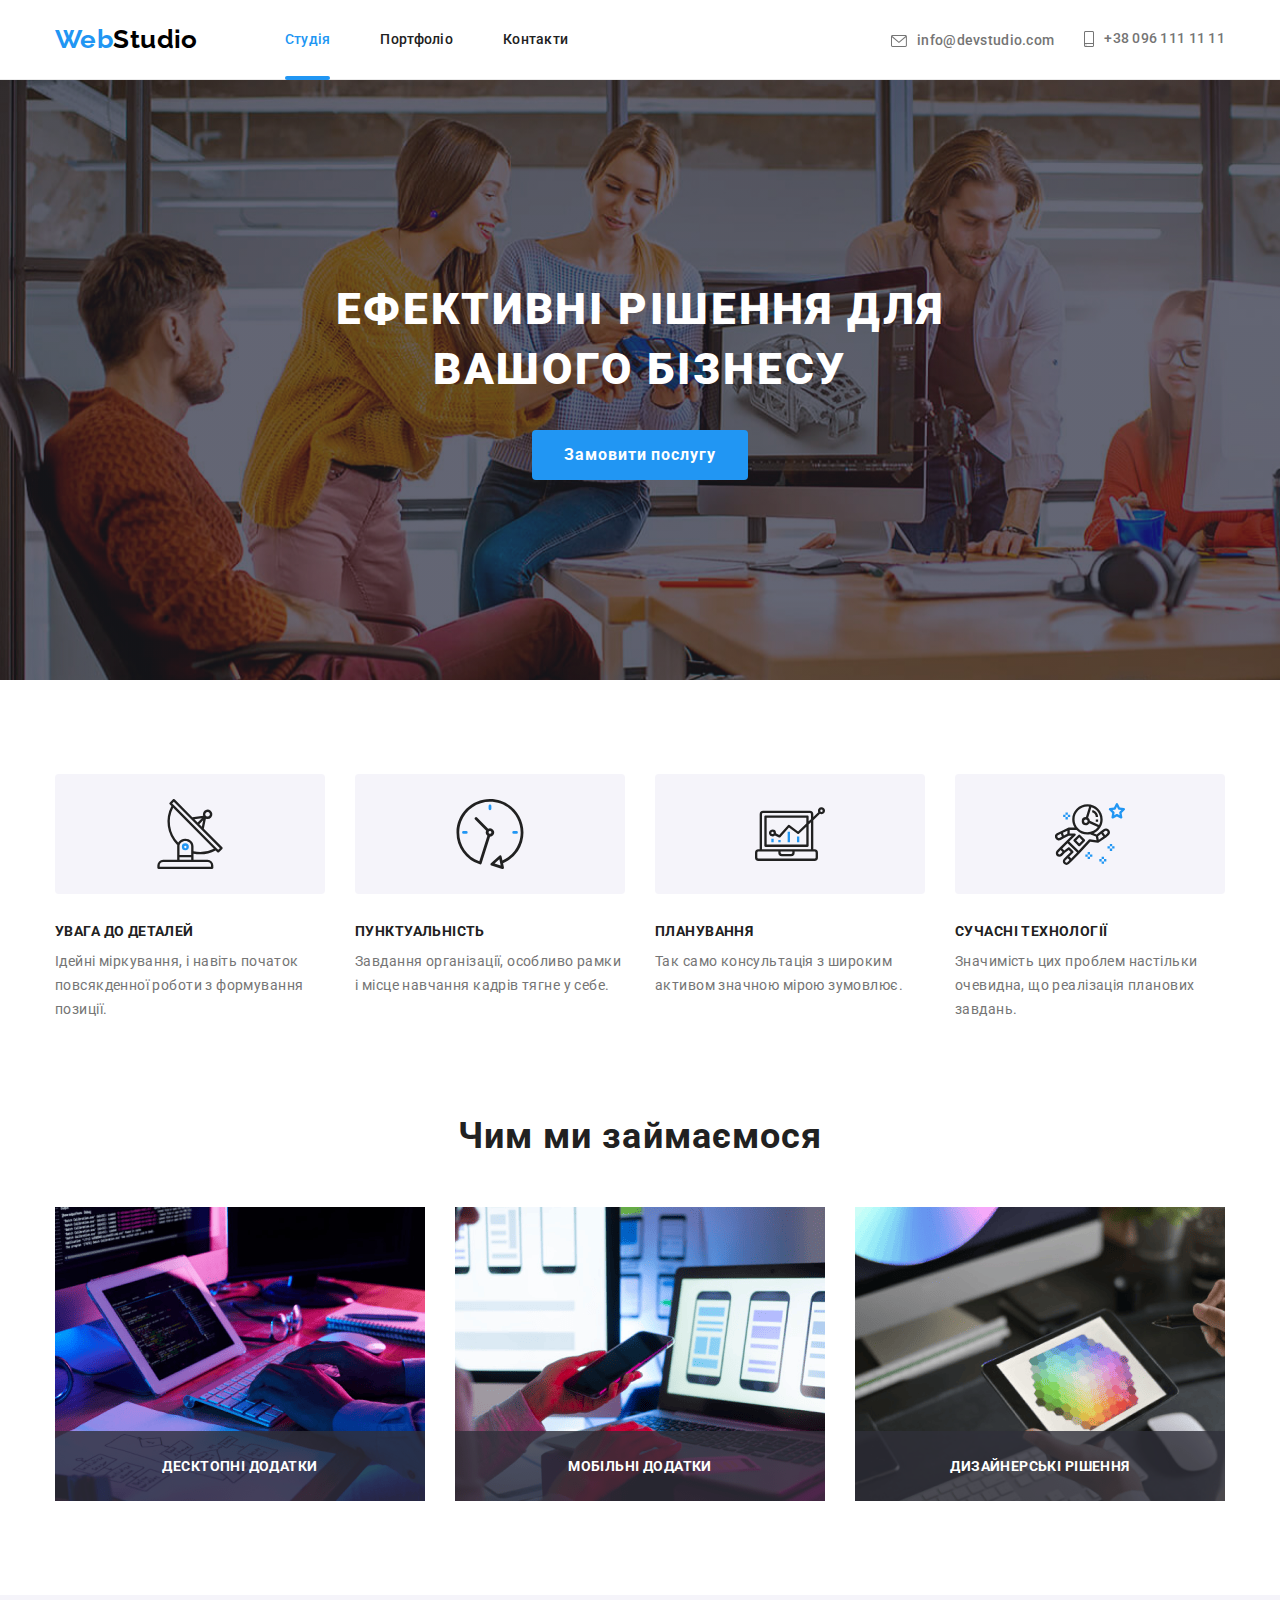
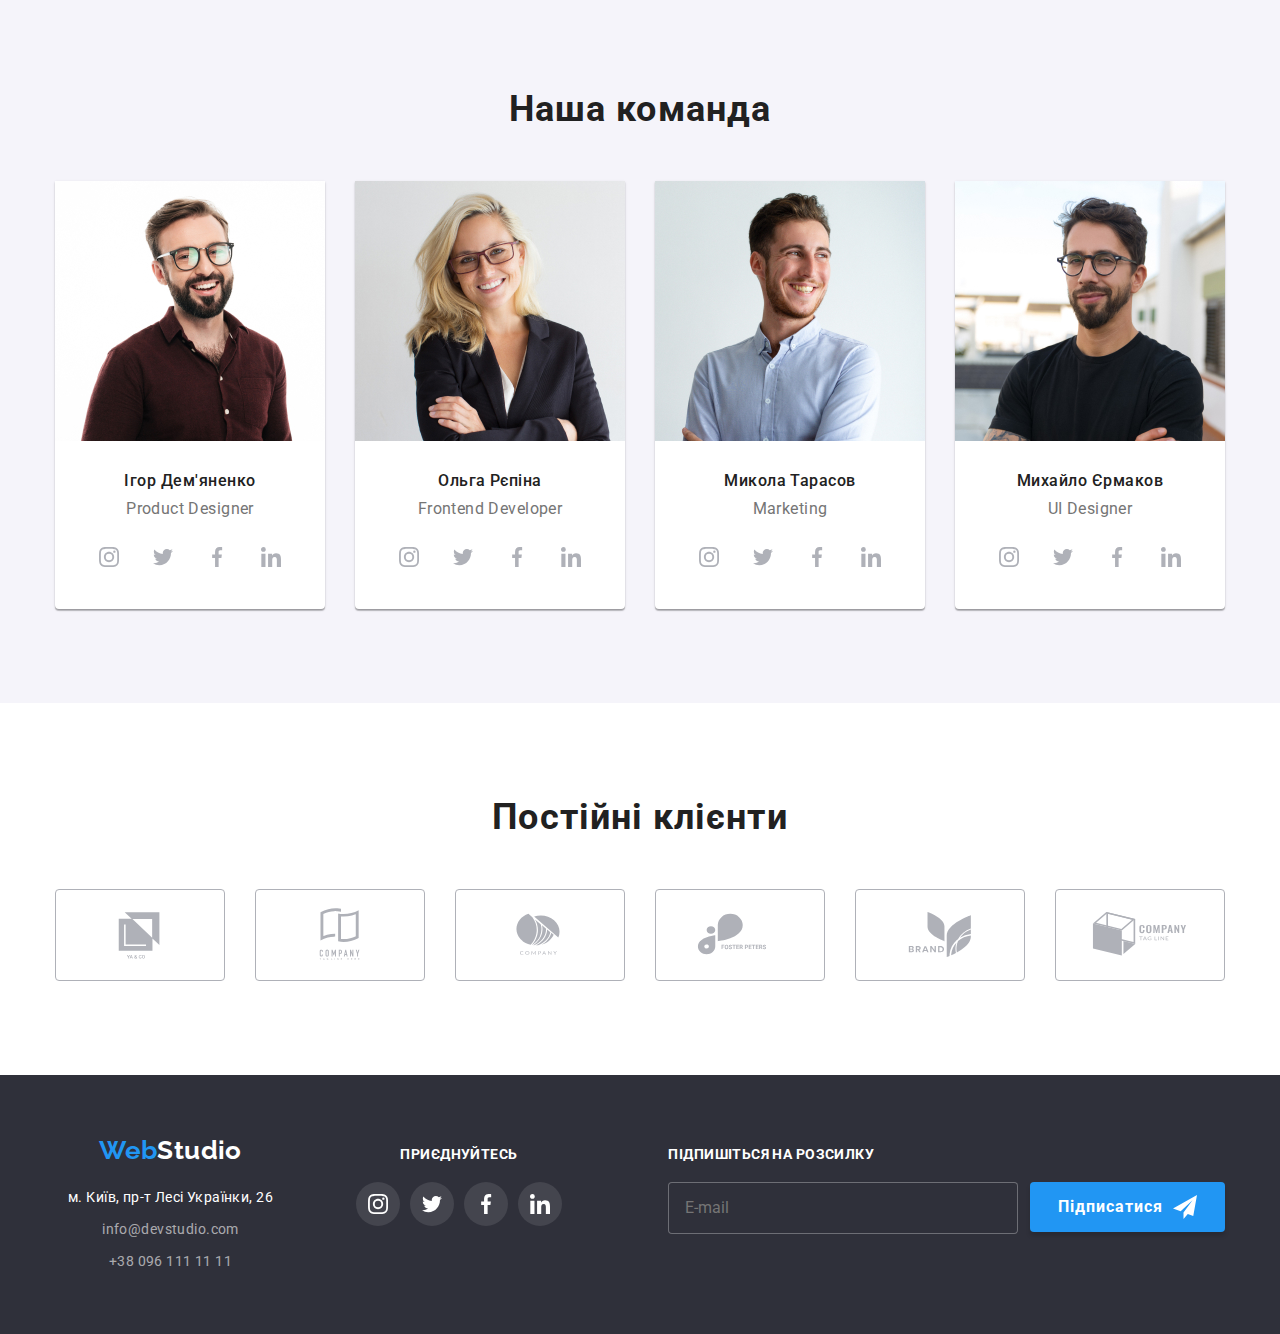
<file: index.html>
<!DOCTYPE html>
<html lang="uk">

<head>
  <meta charset="UTF-8" />
  <meta http-equiv="X-UA-Compatible" content="IE=edge" />
  <meta name="viewport" content="width=device-width, initial-scale=1.0" />
  <title>WebStudio</title>
  <link rel="stylesheet" href="https://cdn.jsdelivr.net/npm/modern-normalize@1.1.0/modern-normalize.css" />
  <link rel="preconnect" href="https://fonts.googleapis.com" />
  <link rel="preconnect" href="https://fonts.gstatic.com" crossorigin />
  <link href="https://fonts.googleapis.com/css2?family=Raleway:wght@700&family=Roboto:wght@400;500;700;900&display=swap"
    rel="stylesheet" />
  <link type="text/css" rel="stylesheet" href="./css/main.min.css" />
</head>

<body data-no-scroll>

  <header class="header">
    <div class="container div-head">
                        <button type="button" class="mobile-open" data-menu-open><svg class="mobile-open__icon" width="40px" height="40px">
        <use href="./images/symbol-defs.svg#icon-burger"></use>
      </svg></button>

      <nav class="header-nav">
        <a class="header-nav__logo link" href="./index.html"><span class="header-nav__logo--blue">Web</span>Studio</a>
        <ul class="list  head-menu">
          <li class="head-menu__item">
            <a class="head-menu__link head-menu__link--current" href="./index.html">Студія</a>
          </li>
          <li class="head-menu__item">
            <a class="head-menu__link" href="./portfolio.html">Портфолiо</a>
          </li>
          <li class="head-menu__item">
            <a class="head-menu__link" href="">Контакти</a>
          </li>
        </ul>
      </nav>
      <ul class="list nav-contact">
        <li class="nav-contact__item">
          <a class="nav-contact__link" href="mailto:info@devstudio.com"> <svg width="16" height="12" class="nav-contact__icon">
              <use href="./images/symbol-defs.svg#icon-envelope"></use>
            </svg> info@devstudio.com</a>
        </li>
        <li class="nav-contact__item">
          <a class="nav-contact__link" href="tel:+380961111111"> <svg width="10" height="16" class="nav-contact__icon">
              <use href="./images/symbol-defs.svg#icon-smartphone"></use>
            </svg> +38 096 111 11 11</a>
        </li>
      </ul>

    </div>

    <div class="mobile" data-menu>
      <div class="mobile-container">

      <button type="button" class="mobile__close" data-menu-close>
        <svg class="mobile__icon-close" width="40" height="40">
          <use href="./images/symbol-defs.svg#icon-close"></use>
        </svg>
      </button>
      <ul class="list mobile-menu">
        <li class="mobile-menu__item"><a href="./index.html" class="mobile-menu__link mobile-menu--current">Студія</a></li>
        <li class="mobile-menu__item"><a href="./portfolio.html" class="mobile-menu__link">Портфолiо</a></li>
        <li class="mobile-menu__item"><a href="" class="mobile-menu__link">Контакти</a></li>
      </ul>
      <ul class="list mobile-contacts">
        <li class="mobile-contacts__item"><a href="tel:+380961111111" class="link mobile-contacts__link mobile-contacts__link--blue">+38 096 111 11 11</a></li>
        <li class="mobile-contacts__item"><a href="mailto:info@devstudio.com" class="link mobile-contacts__link mobile-contacts__link--grey">info@devstudio.com</a></li>
      </ul>
      <ul class="list mobile-social">
        <li class="mobile-social__item"><a href="" class="link mobile-social__link">Instagram</a></li>
        <li class="mobile-social__item"><a href="" class="link mobile-social__link">Twitter</a></li>
        <li class="mobile-social__item"><a href="" class="link mobile-social__link">Facebook</a></li>
        <li class="mobile-social__item"><a href="" class="link mobile-social__link">LinkedIn</a></li>
      </ul>
    </div>
    </div>
  </header>

  <main>
    <section class="promo">

      <div class="container">

        <h1 class="promo__name">
          Ефективні рішення для <br />
          вашого бізнесу
        </h1>
        <button class="promo__button" type="button" data-modal-open>Замовити послугу</button>
      </div>

    </section>
    <section class="section">
      <div class="container">
        <h2 class="none-display">Наші переваги</h2>
        <ul class="list skills">
          <li class="skills__item icon-antenna">

            <h3 class="skills__title ">Увага до деталей</h3>
            <p class="skills__txt">
              Ідейні міркування, і навіть початок повсякденної роботи з
              формування позиції.
            </p>
          </li>
          <li class="skills__item icon-clock">

            <h3 class="skills__title ">Пунктуальність</h3>
            <p class="skills__txt">
              Завдання організації, особливо рамки і місце навчання кадрів тягне
              у себе.
            </p>
          </li>
          <li class="skills__item icon-diagram">

            <h3 class="skills__title ">Планування</h3>
            <p class="skills__txt">
              Так само консультація з широким активом значною мірою зумовлює.
            </p>
          </li>
          <li class="skills__item icon-astronaut">

            <h3 class="skills__title ">Сучасні технології</h3>
            <p class="skills__txt">
              Значимість цих проблем настільки очевидна, що реалізація планових
              завдань.
            </p>
          </li>
        </ul>
      </div>
    </section>
    <section class="work  section">
      <div class="container">
        <h2 class="subtitle work__title">Чим ми займаємося</h2>
        <ul class="list work__list">
          <li class="work__item">
            <img src="./images/img1.jpg" alt="Розмітка коду" width="370" height="294" />
            <div class="work__bg-tittle">
              <p class="work__tittle">Десктопні додатки</p>
            </div>
          </li>
          <li class="work__item">
            <img src="./images/img2.jpg" alt="Дизайн сторінки" width="370" height="294" />
            <div class="work__bg-tittle">
              <p class="work__tittle">Мобільні додатки</p>
            </div>
          </li>
          <li class="work__item">
            <img src="./images/img3.jpg" alt="Візуальне наповненя" width="370" height="294" />
            <div class="work__bg-tittle">
              <p class="work__tittle">Дизайнерські рішення</p>
            </div>
          </li>
        </ul>
      </div>
    </section>


    <section class="team  section">
      <div class="container">
        <h2 class="subtitle team__title">Наша команда</h2>
        <ul class="list team__list">
          <li class="team__item">
            <picture>
                <source
                  media="(min-width: 1200px )"
                  srcset="./images/team/team1-l.jpg 1x, ./images/team/team1-l@2x.jpg 2x"
                />
                <source
                  media="(min-width: 768px)"
                  srcset="./images/team/team1-m.jpg 1x, ./images/team/team1-m@2x.jpg 2x"
                />
                <source
                  media="(max-width: 767px)"
                  srcset="./images/team/team1-s.jpg 1x, ./images/team/team1-s@2x.jpg 2x"
                />
            <img 
            class="team__img"
            src="./images/team/team1-s.jpg" 
            alt="Фото Ігор Дем'яненко"
             />
              </picture>
            <div class="team__position">
              <h3 class="team__name">Ігор Дем'яненко</h3>
              <p lang="en" class="team__job">Product Designer</p>
              <ul class="list social">
                <li class="social__list">
                  <a href="" class="social__link">
                    <svg class="social__logo" width="20" height="20">
                      <use href="./images/symbol-defs.svg#icon-instagram"></use>
                    </svg></a>
                </li>
                <li class="social__list">
                  <a href="" class="social__link">
                    <svg class="social__logo" width="20" height="20">
                      <use href="./images/symbol-defs.svg#icon-twitter"></use>
                    </svg></a>
                </li>
                <li class="social__list">
                  <a href="" class="social__link">
                    <svg class="social__logo" width="20" height="20">
                      <use href="./images/symbol-defs.svg#icon-facebook"></use>
                    </svg></a>
                </li>
                <li class="social__list">
                  <a href="" class="social__link">
                    <svg class="social__logo" width="20" height="20">
                      <use href="./images/symbol-defs.svg#icon-linkedin"></use>
                    </svg></a>
                </li>
              </ul>
            </div>

          </li>
          <li class="team__item">
             <picture>
                <source
                  media="(min-width: 1200px )"
                  srcset="./images/team/team2-l.jpg 1x, ./images/team/team2-l@2x.jpg 2x"
                />
                <source
                  media="(min-width: 768px)"
                  srcset="./images/team/team2-m.jpg 1x, ./images/team/team2-m@2x.jpg 2x"
                />
                <source
                  media="(max-width: 767px)"
                  srcset="./images/team/team2-s.jpg 1x, ./images/team/team2-s@2x.jpg 2x"
                />
            <img 
            class="team__img"
            src="./images/team/team2-s.jpg" 
            alt="Фото Ольга Рєпіна"
             />
              </picture>
            <div class="team__position">
              <h3 class="team__name">Ольга Рєпіна</h3>
              <p lang="en" class="team__job">Frontend Developer</p>
              <ul class="list social">
                <li class="social__list">
                  <a href="" class="social__link">
                    <svg class="social__logo" width="20" height="20">
                      <use href="./images/symbol-defs.svg#icon-instagram"></use>
                    </svg></a>
                </li>
                <li class="social__list">
                  <a href="" class="social__link">
                    <svg class="social__logo" width="20" height="20">
                      <use href="./images/symbol-defs.svg#icon-twitter"></use>
                    </svg></a>
                </li>
                <li class="social__list">
                  <a href="" class="social__link">
                    <svg class="social__logo" width="20" height="20">
                      <use href="./images/symbol-defs.svg#icon-facebook"></use>
                    </svg></a>
                </li>
                <li class="social__list">
                  <a href="" class="social__link">
                    <svg class="social__logo" width="20" height="20">
                      <use href="./images/symbol-defs.svg#icon-linkedin"></use>
                    </svg></a>
                </li>
              </ul>
            </div>
          </li>
          <li class="team__item">
              <picture>
                <source
                  media="(min-width: 1200px )"
                  srcset="./images/team/team3-l.jpg 1x, ./images/team/team3-l@2x.jpg 2x"
                />
                <source
                  media="(min-width: 768px)"
                  srcset="./images/team/team3-m.jpg 1x, ./images/team/team3-m@2X.jpg 2x"
                />
                <source
                  media="(max-width: 767px)"
                  srcset="./images/team/team3-s.jpg 1x, ./images/team/team3-s@2x.jpg 2x"
                />
            <img 
            class="team__img"
            src="./images/team/team3-s.jpg" 
            alt="Фото Микола Тарасов"
             />
              </picture>
            <div class="team__position">
              <h3 class="team__name">Микола Тарасов</h3>
              <p lang="en" class="team__job">Marketing</p>
              <ul class="list social">
                <li class="social__list">
                  <a href="" class="social__link">
                    <svg class="social__logo" width="20" height="20">
                      <use href="./images/symbol-defs.svg#icon-instagram"></use>

                    </svg>
                  </a>
                </li>
                <li class="social__list">
                  <a href="" class="social__link">
                    <svg class="social__logo" width="20" height="20">
                      <use href="./images/symbol-defs.svg#icon-twitter"></use>
                    </svg>
                  </a>
                </li>
                <li class="social__list">
                  <a href="" class="social__link">
                    <svg class="social__logo" width="20" height="20">
                      <use href="./images/symbol-defs.svg#icon-facebook"></use>
                    </svg>
                  </a>
                </li>
                <li class="social__list">
                  <a href="" class="social__link">
                    <svg class="social__logo" width="20" height="20">
                      <use href="./images/symbol-defs.svg#icon-linkedin"></use>
                    </svg>
                  </a>
                </li>
              </ul>
            </div>
          </li>
          <li class="team__item">
             <picture>
                <source
                  media="(min-width: 1200px )"
                  srcset="./images/team/team4-l.jpg 1x, ./images/team/team4-l@2x.jpg 2x"
                />
                <source
                  media="(min-width: 768px)"
                  srcset="./images/team/team4-m.jpg 1x, ./images/team/team4-m@2x.jpg 2x"
                />
                <source
                  media="(max-width: 767px)"
                  srcset="./images/team/team4-s.jpg 1x, ./images/team/team4-s@2x.jpg 2x"
                />
            <img 
            class="team__img"
            src="./images/team/team4-s.jpg" 
            alt="Фото Михайло Єрмаков"
             />
              </picture>
            <div class="team__position">
              <h3 class="team__name">Михайло Єрмаков</h3>
              <p lang="en" class="team__job">UI Designer</p>
              <ul class="list social">
                <li class="social__list">
                  <a href="" class="social__link">
                    <svg class="social__logo" width="20" height="20">
                      <use href="./images/symbol-defs.svg#icon-instagram"></use>
                    </svg></a>
                </li>
                <li class="social__list">
                  <a href="" class="social__link">
                    <svg class="social__logo" width="20" height="20">
                      <use href="./images/symbol-defs.svg#icon-twitter"></use>
                    </svg></a>
                </li>
                <li class="social__list">
                  <a href="" class="social__link">
                    <svg class="social__logo" width="20" height="20">
                      <use href="./images/symbol-defs.svg#icon-facebook"></use>
                    </svg>
                  </a>
                </li>
                <li class="social__list">
                  <a href="" class="social__link">
                    <svg class="social__logo" width="20" height="20">
                      <use href="./images/symbol-defs.svg#icon-linkedin"></use>
                    </svg>
                  </a>
                </li>
              </ul>
            </div>
          </li>
        </ul>
      </div>
    </section>
    <section class="section">
      <div class="container">
        <h2 class="subtitle">Постійні клієнти</h2>
        <ul class="list client">

          <li class="clients__item">
            <a href="" class="link clients__link">

              <svg class="clients__icon" width="106" height="60">
                <use href="./images/symbol-defs.svg#icon-yaco">

              </svg>
              </use>
            </a>
          </li>
          <li class="clients__item">
            <a href="" class="link clients__link">
              <svg class="clients__icon" width="106" height="60">
                <use href="./images/symbol-defs.svg#icon-company">

              </svg>
              </use>
            </a>
          </li>
          <li class="clients__item">
            <a href="" class="link clients__link">
              <svg class="clients__icon" width="106" height="60">
                <use href="./images/symbol-defs.svg#icon-group">

              </svg>
              </use>
            </a>
          </li>
          <li class="clients__item">
            <a href="" class="link clients__link">
              <svg class="clients__icon" width="106" height="60">
                <use href="./images/symbol-defs.svg#icon-foster">
                </use>
              </svg>

            </a>
          </li>
          <li class="clients__item">
            <a href="" class="link clients__link">
              <svg class="clients__icon" width="106" height="60">
                <use href="./images/symbol-defs.svg#icon-brand">

              </svg>
              </use>
            </a>
          </li>
          <li class="clients__item">
            <a href="" class="link clients__link">
              <svg class="clients__icon" width="106" height="60">
                <use href="./images/symbol-defs.svg#icon-tagline">

              </svg>
              </use>
            </a>
          </li>
        </ul>
      </div>
    </section>


  </main>
  <footer class="foot">
    <div class="container">
<div class="foot__tablet-flex">
      <address class="address">
        <a class="foot__logo link" href="./index.html"><span class="header-nav__logo--blue">Web</span>Studio</a>
        <ul class="list address__list">
          <li class="address__item">
            <a class="address__map link" href="https://goo.gl/address__maps/8eCghQY2oybn2GDY6" target="_blank"
              rel="noopener noreferrer nofollow">м. Київ, пр-т Лесі Українки, 26
            </a>
          </li>
          <li class="address__item">
            <a class="address__contact link" href="mailto:info@devstudio.com">info@devstudio.com</a>
          </li>
          <li class="address__item">
            <a class="address__contact link" href="tel:+380961111111">+38 096 111 11 11</a>
          </li>
        </ul>
      </address>
      <section class="singin">
        <h3 class="singin__tittle">Приєднуйтесь</h3>
        <ul class="list singin__list">
          <li class="singin__logo">
            <a href="" class="singin__link">
              <svg class="singin__icon" width="20" height="20">
                <use href="./images/symbol-defs.svg#icon-instagram">

                </use>
              </svg>
            </a>
          </li>
          <li class="singin__logo">
            <a href="" class="singin__link">
              <svg class="singin__icon" width="20" height="20">
                <use href="./images/symbol-defs.svg#icon-twitter">

                </use>
              </svg></a>
          </li>
          <li class="singin__logo">
            <a href="" class="singin__link">
              <svg class="singin__icon" width="20" height="20">
                <use href="./images/symbol-defs.svg#icon-facebook">

                </use>
              </svg></a>
          </li>
          <li class="singin__logo">
            <a href="" class="singin__link">
              <svg class="singin__icon" width="20" height="20">
                <use href="./images/symbol-defs.svg#icon-linkedin">

                </use>
              </svg></a>
          </li>
        </ul>
      </section>
</div>
      <div class="subscribers">

        <form class="subscribers__form">
          <label class="subscribers__label" for="email">Підпишіться на розсилку
           <div class="subscribers__desktop-flex">
            <input class="subscribers__input" type="email" name="email" placeholder="E-mail">
          </label>
<button class="subscribers__button" type="submit">
          Підписатися <svg class="subscribers__icon" width="24" height="24">
            <use href="./images/symbol-defs.svg#icon-send"></use>
          </svg></button>
          </div>
        </form>
        
      </div>
    </div>

  </footer>

  <div class="backdrop is-hidden" data-modal>
    <div class="modal">
      <button class="modal__close" data-modal-close>
        <svg class="modal__icon" width="18" height="18">
          <use href="./images/symbol-defs.svg#icon-close"></use>
        </svg>
      </button>
      <h2 class="modal__title">Залиште свої дані, ми вам передзвонимо</h2>
      <form action="" class="registration">
              <label class="registration__lable" for="name">Ім'я
        </label>
         <div class="registration__field">
        <input class="registration__input" name="user-name" type="text" id="name"> 
        <svg class="registration__icon" width="18" height="18">
          <use href="./images/symbol-defs.svg#icon-person"></use>
        </svg></div>
        <label class="registration__lable"  for="tel">Телефон 
        </label> <div class="registration__field">
        <input class="registration__input" name="tel" type="tel" id="tel">
                <svg class="registration__icon" width="18" height="18">
          <use href="./images/symbol-defs.svg#icon-phone-modal"></use>
        </svg></div>
        <label class="registration__lable" for="mail">Поштa 
        </label> <div class="registration__field">
        <input class="registration__input" name="e-mail" type="e-mail" id="mail">
                <svg class="registration__icon" width="18" height="18">
          <use href="./images/symbol-defs.svg#icon-email"></use>
        </svg></div>
      <label class="registration__lable" for="area-modal">Коментар</label>
      <textarea class="registration__comment" name="comment" id="area-modal" rows="10" placeholder="Введіть текст" ></textarea>
       <div class="privacy">
      <label class="privacy__label" for="privacy"> 
        <input class="privacy__checkbox" name="privacy__checkbox" type="checkbox" id="privacy">
        <span class="privacy__checkbox--checked"></span> 
        <svg class="privacy__icon" width="16" height="15">
          <use href="./images/symbol-defs.svg#icon-check"></use>     </svg>
        
          
    Погоджуюся з розсилкою та приймаю <a class="privacy__link" href="">Умови договору</a> 
        </label>
                     <button class="privacy__button" type="submit">Відправити</button>
 </div>
      </form>

    </div>
  </div>

  <!-- Підключені скрипти -->

    <script src="./js/mobile-menu.js"></script>
  <script src="./js/modal.js"></script>

</body>

</html>
</file>
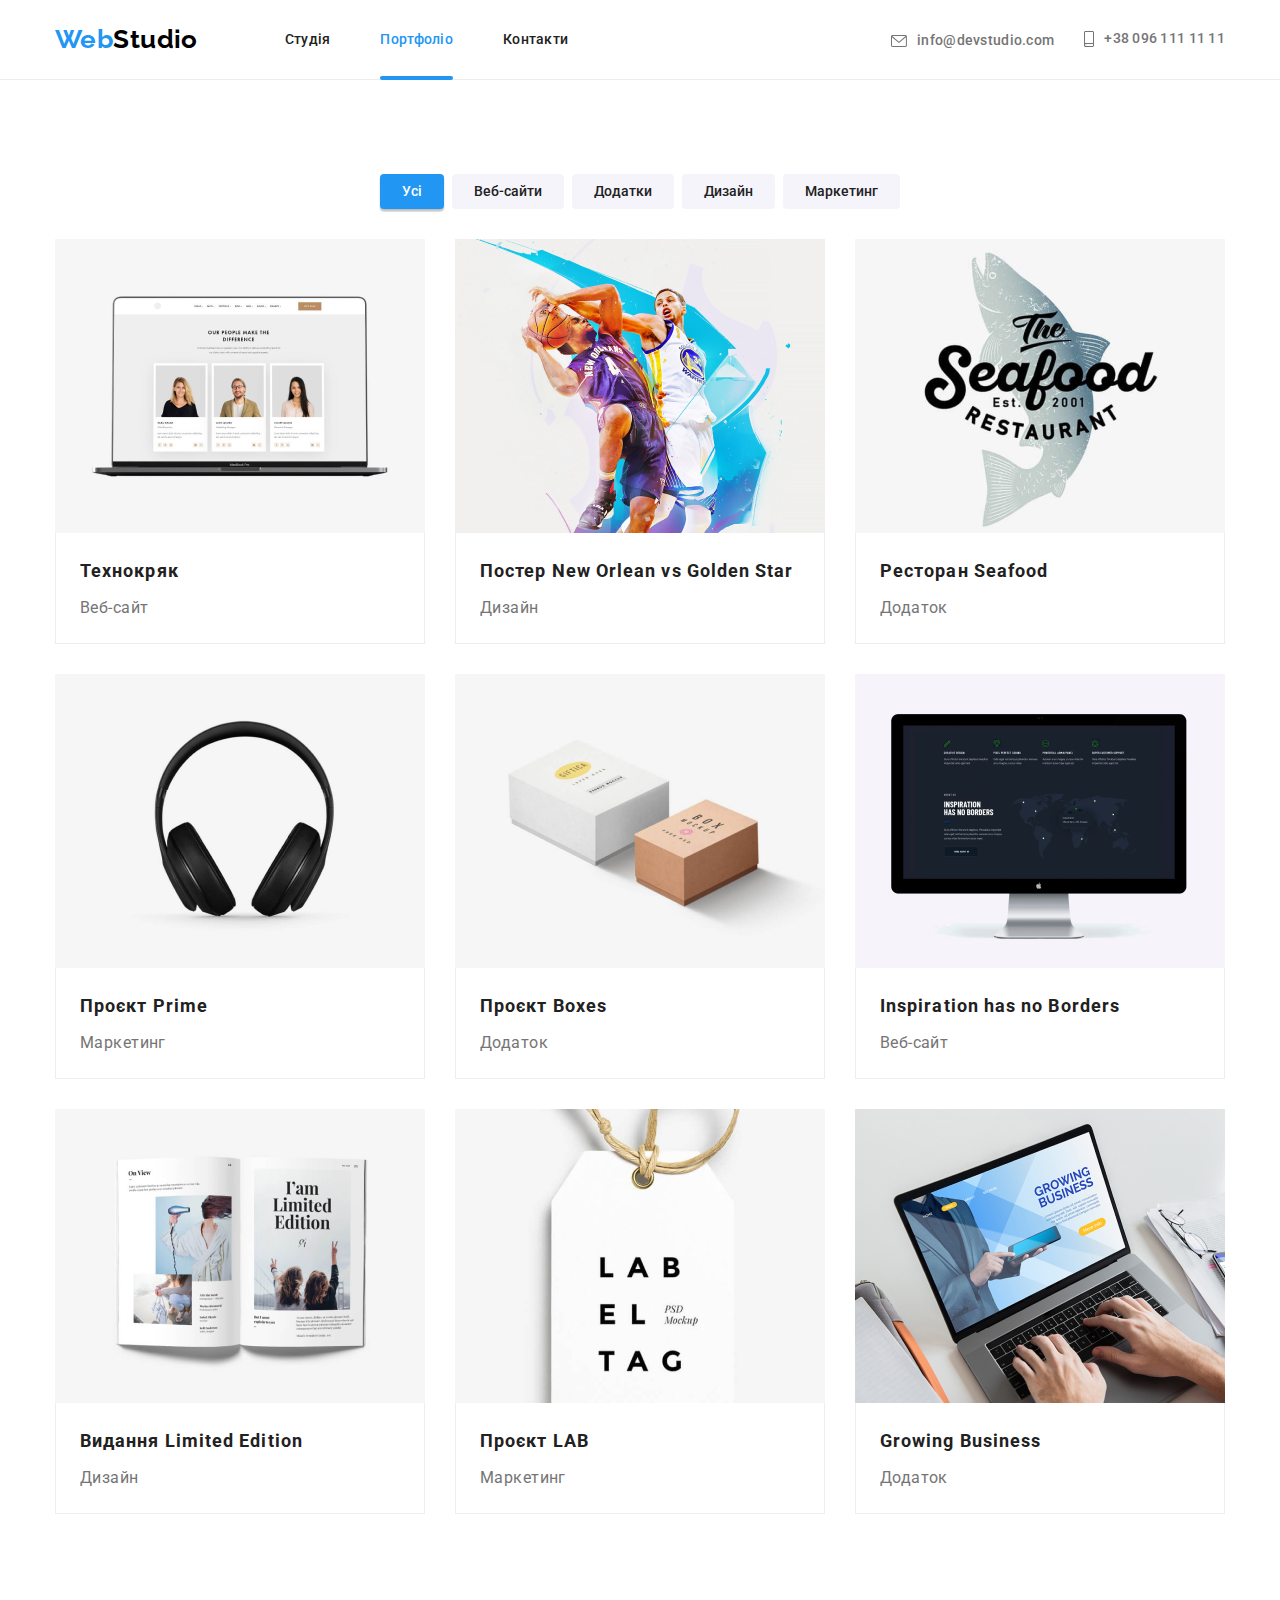
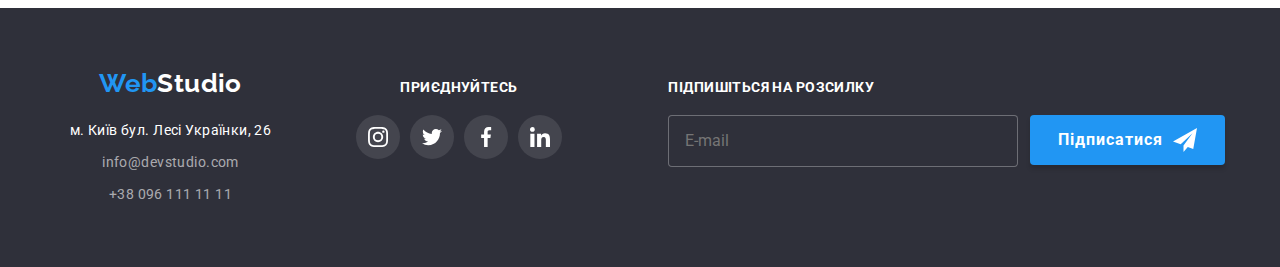
<file: portfolio.html>
<!DOCTYPE html>
<html lang="en">
  <head>
    <meta charset="UTF-8" />
    <meta http-equiv="X-UA-Compatible" content="IE=edge" />
    <meta name="viewport" content="width=device-width, initial-scale=1.0" />
    <title>Портфоліо</title>
    <link
      rel="stylesheet"
      href="https://cdn.jsdelivr.net/npm/modern-normalize@1.1.0/modern-normalize.css"
    />
    <link rel="preconnect" href="https://fonts.googleapis.com" />
    <link rel="preconnect" href="https://fonts.gstatic.com" crossorigin />
    <link
      href="https://fonts.googleapis.com/css2?family=Raleway:wght@700&family=Roboto:wght@400;500;700;900&display=swap"
      rel="stylesheet"
    />
    <link type="text/css" rel="stylesheet" href="./css/main.min.css" />
  </head>
  <body data-no-scroll>
    <header class="header">
      <div class="container div-head">
                                <button type="button" class="mobile-open" data-menu-open><svg class="mobile-open__icon" width="40px" height="40px">
        <use href="./images/symbol-defs.svg#icon-burger"></use>
      </svg></button>

        <nav class="header-nav">
          <a class="header-nav__logo link" href="./index.html"
            ><span class="header-nav__logo--blue">Web</span>Studio</a
          >
          <ul class="list head-menu">
            <li class="head-menu__item">
              <a class="head-menu__link" href="./index.html">Студія</a>
            </li>

            <li class="head-menu__item">
              <a class="head-menu__link head-menu__link--current" href="./portfolio.html"
                >Портфолiо</a
              >
            </li>
            <li class="head-menu__item">
              <a class="head-menu__link" href="">Контакти</a>
            </li>
          </ul>
        </nav>
        <ul class="list nav-contact">
          <li class="nav-contact__item">
            <a class="nav-contact__link" href="mailto:info@devstudio.com">
              <svg width="16" height="12" class="nav-contact__icon">
                <use href="./images/symbol-defs.svg#icon-envelope"></use>
              </svg>
              info@devstudio.com</a
            >
          </li>
          <li class="nav-contact__item">
            <a class="nav-contact__link" href="tel:+380961111111">
              <svg width="10" height="16" class="nav-contact__icon">
                <use href="./images/symbol-defs.svg#icon-smartphone"></use>
              </svg>
              +38 096 111 11 11</a
            >
          </li>
        </ul>
      </div>
       <div class="mobile" data-menu>
      <div class="mobile-container">

      <button type="button" class="mobile__close" data-menu-close>
        <svg class="mobile__icon-close" width="40" height="40">
          <use href="./images/symbol-defs.svg#icon-close"></use>
        </svg>
      </button>
      <ul class="list mobile-menu">
        <li class="mobile-menu__item"><a href="./index.html" class="mobile-menu__link ">Студія</a></li>
        <li class="mobile-menu__item"><a href="./portfolio.html" class="mobile-menu__link mobile-menu--current">Портфолiо</a></li>
        <li class="mobile-menu__item"><a href="" class="mobile-menu__link">Контакти</a></li>
      </ul>
      <ul class="list mobile-contacts">
        <li class="mobile-contacts__item"><a href="tel:+380961111111" class="link mobile-contacts__link mobile-contacts__link--blue">+38 096 111 11 11</a></li>
        <li class="mobile-contacts__item"><a href="mailto:info@devstudio.com" class="link mobile-contacts__link mobile-contacts__link--grey">info@devstudio.com</a></li>
      </ul>
      <ul class="list mobile-social">
        <li class="mobile-social__item"><a href="" class="link mobile-social__link">Instagram</a></li>
        <li class="mobile-social__item"><a href="" class="link mobile-social__link">Twitter</a></li>
        <li class="mobile-social__item"><a href="" class="link mobile-social__link">Facebook</a></li>
        <li class="mobile-social__item"><a href="" class="link mobile-social__link">LinkedIn</a></li>
      </ul>
    </div>
    </div>
    </header>
    <main>
      <section class="section">
        <div class="container">
          <h1 class="none-display">Портфолiо</h1>
          <ul class="list filter">
            <li class="filter__item">
              <button type="button" class="filter__button filter__button__--current">Усі</button>
            </li>
            <li class="filter__item">
              <button type="button" class="filter__button">Веб-сайти</button>
            </li>
            <li class="filter__item">
              <button type="button" class="filter__button">Додатки</button>
            </li>
            <li class="filter__item">
              <button type="button" class="filter__button">Дизайн</button>
            </li>
            <li class="filter__item">
              <button type="button" class="filter__button">Маркетинг</button>
            </li>
          </ul>
          <ul class="cards list">
            <li class="cards__item">
              <a href="" class="link cards__link">
                <div class="cards__image">
                                                 <picture>
                <source
                  media="(min-width: 1200px )"
                  srcset="./images/project/l/project1-l.jpg 1x, ./images/project/l/project1-l@2x.jpg 2x"
                />
                <source
                  media="(min-width: 768px)"
                  srcset="./images/project/m/project1-m.jpg 1x, ./images/project/m/project1-m@2x.jpg 2x"
                />
                <source
                  media="(max-width: 767px)"
                  srcset="./images/project/s/project1-s.jpg 1x, ./images/project/s/project1-s@2x.jpg 2x"
                />
            <img 
            class="image"
            src="./images/project/s/project1-s.jpg" 
            alt="Ноутбук"
             />
              </picture>


                
                  <div class="card-overlay">
                    <p class="card-overlay__text">
                      Ресурс пропонує комплексні пропозиції з різним рівнем
                      функціоналу та сервісів. Все це дозволить відвідувачу
                      отримати вичерпні відомості про компанію чи приватну
                      особу.
                    </p>
                  </div>
                </div>
                <div class="card-orient">
                  <h2 class="card-orient__description">Технокряк</h2>
                  <p class="description">Веб-сайт</p>
                </div>
              </a>
            </li>
            <li class="cards__item">
              <a href="" class="link cards__link">
                <div class="cards__image">
                                                                   <picture>
                <source
                  media="(min-width: 1200px )"
                  srcset="./images/project/l/project2-l.jpg 1x, ./images/project/l/project2-l@2x.jpg 2x"
                />
                <source
                  media="(min-width: 768px)"
                  srcset="./images/project/m/project2-m.jpg 1x, ./images/project/m/project2-m@2x.jpg 2x"
                />
                <source
                  media="(max-width: 767px)"
                  srcset="./images/project/s/project2-s.jpg 1x, ./images/project/s/project2-s@2x.jpg 2x"
                />
            <img 
            class="image"
            src="./images/project/s/project2-s.jpg" 
            alt="Гра в баскетбол"
             />
              </picture>


                 
                  <div class="card-overlay">
                    <p class="card-overlay__text">
                      Ресурс пропонує комплексні пропозиції з різним рівнем
                      функціоналу та сервісів. Все це дозволить відвідувачу
                      отримати вичерпні відомості про компанію чи приватну
                      особу.
                    </p>
                  </div>
                </div>
                <div class="card-orient">
                  <h2 class="card-orient__description">
                    Постер New Orlean vs Golden Star
                  </h2>
                  <p class="description">Дизайн</p>
                </div>
              </a>
            </li>
            <li class="cards__item">
              <a href="" class="link cards__link">
                <div class="cards__image">
                                                                   <picture>
                <source
                  media="(min-width: 1200px )"
                  srcset="./images/project/l/project3-l.jpg 1x, ./images/project/l/project3-l@2x.jpg 2x"
                />
                <source
                  media="(min-width: 768px)"
                  srcset="./images/project/m/project3-m.jpg 1x, ./images/project/m/project3-m@2x.jpg 2x"
                />
                <source
                  media="(max-width: 767px)"
                  srcset="./images/project/s/project3-s.jpg 1x, ./images/project/s/project3-s@2x.jpg 2x"
                />
            <img 
            class="image"
            src="./images/project/s/project3-s.jpg" 
            alt="Лого ресторану"
             />
              </picture>

                 
                  <div class="card-overlay">
                    <p class="card-overlay__text">
                      Ресурс пропонує комплексні пропозиції з різним рівнем
                      функціоналу та сервісів. Все це дозволить відвідувачу
                      отримати вичерпні відомості про компанію чи приватну
                      особу.
                    </p>
                  </div>
                </div>
                <div class="card-orient">
                  <h2 class="card-orient__description">Ресторан Seafood</h2>
                  <p class="description">Додаток</p>
                </div>
              </a>
            </li>
            <li class="cards__item">
              <a href="" class="link cards__link">
                <div class="cards__image">
                                                 <picture>
                <source
                  media="(min-width: 1200px )"
                  srcset="./images/project/l/project4-l.jpg 1x, ./images/project/l/project4-l@2x.jpg 2x"
                />
                <source
                  media="(min-width: 768px)"
                  srcset="./images/project/m/project4-m.jpg 1x, ./images/project/m/project4-m@2x.jpg 2x"
                />
                <source
                  media="(max-width: 767px)"
                  srcset="./images/project/s/project4-s.jpg 1x, ./images/project/s/project4-s@2x.jpg 2x"
                />
            <img 
            class="image"
            src="./images/project/s/project4-s.jpg" 
            alt="Навушники"
             />
              </picture>

                  
                  <div class="card-overlay">
                    <p class="card-overlay__text">
                      Ресурс пропонує комплексні пропозиції з різним рівнем
                      функціоналу та сервісів. Все це дозволить відвідувачу
                      отримати вичерпні відомості про компанію чи приватну
                      особу.
                    </p>
                  </div>
                </div>
                <div class="card-orient">
                  <h2 class="card-orient__description">Проєкт Prime</h2>
                  <p class="description">Маркетинг</p>
                </div>
              </a>
            </li>
            <li class="cards__item">
              <a href="" class="link cards__link">
                <div class="cards__image">
                                                 <picture>
                <source
                  media="(min-width: 1200px )"
                  srcset="./images/project/l/project5-l.jpg 1x, ./images/project/l/project5-l@2x.jpg 2x"
                />
                <source
                  media="(min-width: 768px)"
                  srcset="./images/project/m/project5-m.jpg 1x, ./images/project/m/project5-m@2x.jpg 2x"
                />
                <source
                  media="(max-width: 767px)"
                  srcset="./images/project/s/project5-s.jpg 1x, ./images/project/s/project5-s@2x.jpg 2x"
                />
            <img 
            class="image"
            src="./images/project/s/project5-s.jpg" 
            alt="Дві коробки"
             />
              </picture>


                 
                  <div class="card-overlay">
                    <p class="card-overlay__text">
                      Ресурс пропонує комплексні пропозиції з різним рівнем
                      функціоналу та сервісів. Все це дозволить відвідувачу
                      отримати вичерпні відомості про компанію чи приватну
                      особу.
                    </p>
                  </div>
                </div>
                <div class="card-orient">
                  <h2 class="card-orient__description">Проєкт Boxes</h2>
                  <p class="description">Додаток</p>
                </div>
              </a>
            </li>
            <li class="cards__item">
              <a href="" class="link cards__link">
                <div class="cards__image">
                                                 <picture>
                <source
                  media="(min-width: 1200px )"
                  srcset="./images/project/l/project6-l.jpg 1x, ./images/project/l/project6-l@2x.jpg 2x"
                />
                <source
                  media="(min-width: 768px)"
                  srcset="./images/project/m/project6-m.jpg 1x, ./images/project/m/project6-m@2x.jpg 2x"
                />
                <source
                  media="(max-width: 767px)"
                  srcset="./images/project/s/project6-s.jpg 1x, ./images/project/s/project6-s@2x.jpg 2x"
                />
            <img 
            class="image"
            src="./images/project/s/project6-s.jpg" 
            alt="Моноблок"
             />
              </picture>

                  
                  <div class="card-overlay">
                    <p class="card-overlay__text">
                      Ресурс пропонує комплексні пропозиції з різним рівнем
                      функціоналу та сервісів. Все це дозволить відвідувачу
                      отримати вичерпні відомості про компанію чи приватну
                      особу.
                    </p>
                  </div>
                </div>
                <div class="card-orient">
                  <h2 class="card-orient__description">
                    Inspiration has no Borders
                  </h2>
                  <p class="description">Веб-сайт</p>
                </div>
              </a>
            </li>
            <li class="cards__item">
              <a href="" class="link cards__link">
                <div class="cards__image">
                                                 <picture>
                <source
                  media="(min-width: 1200px )"
                  srcset="./images/project/l/project7-l.jpg 1x, ./images/project/l/project7-l@2x.jpg 2x"
                />
                <source
                  media="(min-width: 768px)"
                  srcset="./images/project/m/project7-m.jpg 1x, ./images/project/m/project7-m@2x.jpg 2x"
                />
                <source
                  media="(max-width: 767px)"
                  srcset="./images/project/s/project7-s.jpg 1x, ./images/project/s/project7-s@2x.jpg 2x"
                />
            <img 
            class="image"
            src="./images/project/s/project7-s.jpg" 
            alt="Відкрита книга"
             />
              </picture>

                 
                  <div class="card-overlay">
                    <p class="card-overlay__text">
                      Ресурс пропонує комплексні пропозиції з різним рівнем
                      функціоналу та сервісів. Все це дозволить відвідувачу
                      отримати вичерпні відомості про компанію чи приватну
                      особу.
                    </p>
                  </div>
                </div>
                <div class="card-orient">
                  <h2 class="card-orient__description">
                    Видання Limited Edition
                  </h2>
                  <p class="description">Дизайн</p>
                </div>
              </a>
            </li>
            <li class="cards__item">
              <a href="" class="link cards__link">
                <div class="cards__image">
                                                 <picture>
                <source
                  media="(min-width: 1200px )"
                  srcset="./images/project/l/project8-l.jpg 1x, ./images/project/l/project8-l@2x.jpg 2x"
                />
                <source
                  media="(min-width: 768px)"
                  srcset="./images/project/m/project8-m.jpg 1x, ./images/project/m/project8-m@2x.jpg 2x"
                />
                <source
                  media="(max-width: 767px)"
                  srcset="./images/project/s/project8-s.jpg 1x, ./images/project/s/project8-s@2x.jpg 2x"
                />
            <img 
            class="image"
            src="./images/project/s/project8-s.jpg" 
            alt="Логотип проекту"
             />
              </picture>

                 
                  <div class="card-overlay">
                    <p class="card-overlay__text">
                      Ресурс пропонує комплексні пропозиції з різним рівнем
                      функціоналу та сервісів. Все це дозволить відвідувачу
                      отримати вичерпні відомості про компанію чи приватну
                      особу.
                    </p>
                  </div>
                </div>
                <div class="card-orient">
                  <h2 class="card-orient__description">Проєкт LAB</h2>
                  <p class="description">Маркетинг</p>
                </div>
              </a>
            </li>
            <li class="cards__item">
              <a href="" class="link cards__link">
                <div class="cards__image">
                                                 <picture>
                <source
                  media="(min-width: 1200px )"
                  srcset="./images/project/l/project9-l.jpg 1x, ./images/project/l/project9-l@2x.jpg 2x"
                />
                <source
                  media="(min-width: 768px)"
                  srcset="./images/project/m/project9-m.jpg 1x, ./images/project/m/project9-m@2x.jpg 2x"
                />
                <source
                  media="(max-width: 767px)"
                  srcset="./images/project/s/project9-s.jpg 1x, ./images/project/s/project9-s@2x.jpg 2x"
                />
            <img 
            class="image"
            src="./images/project/s/project9-s.jpg" 
            alt="Відкритий ноутбук"
             />
              </picture>

                  
                  <div class="card-overlay">
                    <p class="card-overlay__text">
                      Ресурс пропонує комплексні пропозиції з різним рівнем
                      функціоналу та сервісів. Все це дозволить відвідувачу
                      отримати вичерпні відомості про компанію чи приватну
                      особу.
                    </p>
                  </div>
                </div>
                <div class="card-orient">
                  <h2 class="card-orient__description">Growing Business</h2>
                  <p class="description">Додаток</p>
                </div>
              </a>
            </li>
          </ul>
        </div>
      </section>
    </main>
    <footer class="foot">
      <div class="container">
        <div class="foot__tablet-flex">
        <address class="address">
          <a class="foot__logo link" href="/index.html"
            ><span class="header-nav__logo--blue">Web</span>Studio</a
          >
          <ul class="list address__list">
            <li class="address__item">
              <a
                class="address__map link"
                href="https://goo.gl/address__maps/8eCghQY2oybn2GDY6"
                target="_blank"
                rel="noopener noreferrer nofollow"
                >м. Київ бул. Лесі Українки, 26
              </a>
            </li>
            <li class="address__item">
              <a class="address__contact link" href="mailto:info@devstudio.com"
                >info@devstudio.com</a
              >
            </li>
            <li class="address__item">
              <a class="address__contact link" href="tel:+380961111111"
                >+38 096 111 11 11</a
              >
            </li>
          </ul>
        </address>
        <section class="singin">
          <h3 class="singin__tittle">Приєднуйтесь</h3>
          <ul class="list singin__list">
            <li class="singin__logo">
              <a href="" class="singin__link">
                <svg class="singin__icon" width="20" height="20">
                  <use href="./images/symbol-defs.svg#icon-instagram"></use>
                </svg>
              </a>
            </li>
            <li class="singin__logo">
              <a href="" class="singin__link">
                <svg class="singin__icon" width="20" height="20">
                  <use href="./images/symbol-defs.svg#icon-twitter"></use>
                </svg>
              </a>
            </li>
            <li class="singin__logo">
              <a href="" class="singin__link">
                <svg class="singin__icon" width="20" height="20">
                  <use href="./images/symbol-defs.svg#icon-facebook"></use>
                </svg>
              </a>
            </li>
            <li class="singin__logo">
              <a href="" class="singin__link">
                <svg class="singin__icon" width="20" height="20">
                  <use href="./images/symbol-defs.svg#icon-linkedin"></use>
                </svg>
              </a>
            </li>
          </ul>
        </section>
        </div>
        <div class="subscribers">
          <form class="subscribers__form">
            <label class="subscribers__label" for="email"
              >Підпишіться на розсилку
               <div class="subscribers__desktop-flex">
              <input
                class="subscribers__input"
                type="email"
                name="email"
                placeholder="E-mail"
              />
            </label>
            
          </form>
          <button class="subscribers__button" type="submit">
            Підписатися
            <svg class="subscribers__icon" width="24" height="24">
              <use href="./images/symbol-defs.svg#icon-send"></use>
            </svg>
          </button>
          </div>
        </div>
      </div>
    </footer>
    <script src="./js/mobile-menu.js"></script>
  </body>
</html>
</file>
<file: css/main.min.css>
:root{--main-bgcolor: #ffffff;--bgcolor: #2f303a;--hcolor: #212121;--pcolor: #757575;--accent-color: #2196f3;--button-hover-color: #188ce8;--ourbgcolor: #f5f4fa}html{box-sizing:border-box}h1,h2,h3,h4,h5,h6,p{margin:0}ul,ol{margin:0;padding:0}img{display:block;max-width:100%}.none-display{position:absolute;white-space:nowrap;width:1px;height:1px;overflow:hidden;border:0;padding:0;clip:rect(0 0 0 0);clip-path:inset(100%);margin:-1px}.no-scroll{overflow:hidden}.list{list-style:none}.link,.head-menu__link,.nav-contact__link{text-decoration:none}.button,.promo__button{cursor:pointer}body{background-color:var(--main-bgcolor);color:var(--pcolor);font-family:Roboto,sans-serif;letter-spacing:.03em;font-size:14px}.section{padding-top:60px;padding-bottom:60px}@media screen and (min-width: 1200px){.section{padding-top:94px;padding-bottom:94px}}.container{width:100%;text-align:center;padding-left:15px;padding-right:15px;margin-left:auto;margin-right:auto}@media screen and (min-width: 480px){.container{width:480px}}@media screen and (min-width: 768px){.container{width:768px;margin-left:auto;margin-right:auto}}@media screen and (min-width: 1200px){.container{width:1200px}}.header-nav,.header,.div-head{display:flex}.header{border-bottom:1px solid #ececec;padding-top:16px;padding-bottom:16px}.div-head{align-items:center;position:relative;justify-content:space-between}.head-menu{display:none}.nav-contact{display:none}.header-mobile{padding:0;line-height:0;border:0;background-color:rgba(0,0,0,0)}.header-nav__logo{color:#000}.header-nav__logo{font-family:"raleway",sans-serif;font-style:normal;font-weight:700;font-size:26px;line-height:1.2}.header-nav__logo--blue{color:var(--accent-color)}@media screen and (min-width: 768px){.header{padding-top:24px;padding-bottom:24px}.header-mobile{display:none}.head-menu{display:flex;align-items:center;gap:50px}.nav-contact{display:block;text-align:left}}.head-menu{align-items:center;margin-left:93px}.div-head{justify-content:space-between;align-items:center}.head-menu{align-items:center;margin-left:87px}.head-menu__item{align-items:center}.nav-contact__link{display:flex;align-items:center;color:var(--pcolor)}.head-menu__link{color:#fff}.head-menu__link:hover,.head-menu__link:focus{color:var(--accent-color)}.nav-contact__link:hover,.nav-contact__link:focus{color:var(--accent-color)}.nav-contact__link:hover .nav-contact__icon,.nav-contact__link:focus .nav-contact__icon{fill:var(--accent-color)}.head-menu__link:hover{color:var(--accent-color)}.head-menu__link,.nav-contact__link{font-weight:500;letter-spacing:.02em;transition:color 250ms cubic-bezier(0.4, 0, 0.2, 1)}.head-menu__link{line-height:1.14}.nav-contact__link{line-height:1.14}.head-menu__link,.skills__title{color:var(--hcolor);font-size:14px}.head-menu__item .head-menu__link--current{position:relative;color:var(--accent-color)}.head-menu__item .head-menu__link--current::after{position:absolute;content:"";display:block;background-color:#2196f3;border-radius:2px;width:100%;height:4px}.nav-contact__icon{fill:var(--pcolor);margin-right:10px;transition:fill 250ms cubic-bezier(0.4, 0, 0.2, 1)}.nav-contact{align-items:center;margin-left:auto}@media screen and (max-width: 767px){.header-nav__logo{position:relative}.mobile-open{position:absolute;right:10px;padding:0;border:none;background-color:rgba(0,0,0,0);line-height:0}}@media screen and (min-width: 768px)and (max-width: 1199px){.nav-contact__item:not(:last-child){margin-bottom:10px}.head-menu__link--current::after{margin-top:32px}}@media screen and (min-width: 1200px){.nav-contact{display:flex;align-items:baseline;text-align:left}.nav-contact__item:not(:last-child){margin-right:30px}.div-head{justify-content:space-between}.address__list{width:231px}.head-menu__link--current::after{margin-top:28px}}@media screen and (max-width: 767px){.mobile{position:fixed;top:0;left:0;width:100%;height:100%;background-color:var(--main-bgcolor);opacity:0;visibility:hidden;pointer-events:none}.mobile.is-open{opacity:1;visibility:visible;pointer-events:auto;z-index:999}.mobile-container{display:flex;flex-direction:column;justify-content:space-between;height:100%;padding:48px 40px}.mobile__close{position:absolute;top:10px;right:10px;padding:0;border:none;background-color:rgba(0,0,0,0);line-height:0}.mobile-open__icon,.mobile__icon-close{fill:var(--hcolor)}.mobile__close:hover .mobile-open__icon,.mobile__close:focus .mobile-open__icon,.mobile__close:hover .mobile__icon-close,.mobile__close:focus .mobile__icon-close{fill:var(--accent-color)}.mobile-menu{margin-bottom:auto}.mobile-menu__item:not(:last-child),.mobile-contacts__item:first-child{margin-bottom:32px}.mobile-menu__link{text-decoration:none;font-family:Roboto,sans-serif;font-weight:500;letter-spacing:.02em}.mobile-menu__link,.mobile-menu__link{color:var(--hcolor);font-size:40px;line-height:1.18}.mobile-menu--current{color:var(--accent-color)}.mobile-contacts{margin-bottom:64px;font-weight:500;font-size:40px}.mobile-contacts__link--grey,.mobile-contacts__link{font-size:24px;line-height:1.18;color:var(--pcolor)}.mobile-contacts__link--blue{color:var(--accent-color)}.mobile-social{display:flex;flex-wrap:wrap;row-gap:10px}.mobile-social__item{padding-right:10px}.mobile-social__item:not(:last-child){border-right:1px solid rgba(33,33,33,.2)}.mobile-social__item:not(:first-child){padding-left:10px}.mobile-social__link{font-size:18px;line-height:1.2;color:var(--accent-color)}}@media screen and (min-width: 768px){.mobile,.mobile-open{display:none}}@media screen and (max-width: 767px){.skills__item:not(:last-child){margin-bottom:30px}.skills__title{display:flex;justify-content:center}}.skills__item::before{content:"";display:block;height:120px;border-radius:4px;background-color:#f5f4fa;background-repeat:no-repeat;background-position:center;margin-bottom:30px}.icon-antenna::before{background-image:url(../images/SVG/antenna.svg)}.icon-clock::before{background-image:url(../images/SVG/clock.svg)}.icon-diagram::before{background-image:url(../images/SVG/diagram.svg)}.icon-astronaut::before{background-image:url(../images/SVG/astronaut.svg)}.skills__title{margin-bottom:10px;line-height:1.14;text-transform:uppercase}.skills__title,.skills__txt{text-align:left}.skills__txt{line-height:1.71}.social{display:flex;margin-top:16px;justify-content:center}.social__link{display:flex;width:44px;height:44px;border-radius:50%;background-color:var(--main-bgcolor);transition:background-color 250ms cubic-bezier(0.4, 0, 0.2, 1)}.social__link:hover .social__logo,.social__link:focus .social__logo{fill:var(--main-bgcolor)}.social__list:not(:last-child){margin-right:10px}.social__logo{fill:#afb1b8;margin:12px 12px;transition:fill 250ms cubic-bezier(0.4, 0, 0.2, 1)}@media screen and (min-width: 768px){.skills{display:flex;flex-wrap:wrap;gap:30px}.skills__item{flex-basis:calc((100% - 30px)/2)}}@media screen and (min-width: 1200px){.skills__item{flex-basis:calc((100% - 90px)/4)}}@media screen and (min-width: 480px),screen and (min-width: 768px),screen and (max-width: 480px){.work{display:none}}@media screen and (min-width: 1200px){.work{display:block;padding-top:0px;margin:0}.work__list{display:flex;justify-content:space-between;row-gap:30px}.work__item{position:relative}.work__bg-tittle{position:absolute;width:100%;bottom:0;display:flex;align-items:center;justify-content:center;background-color:rgba(47,48,58,.8)}.work__tittle{margin:27px;text-transform:uppercase;font-weight:700;line-height:16px;color:var(--main-bgcolor)}}.team{width:100%;background-color:var(--ourbgcolor);color:var(--hcolor);font-size:16px}.team__item{background-color:#fff;box-shadow:0px 1px 3px rgba(0,0,0,.12),0px 1px 1px rgba(0,0,0,.14),0px 2px 1px rgba(0,0,0,.2);border-radius:0px 0px 4px 4px}.team__position{padding-top:30px;padding-bottom:30px}.team__name{font-weight:500;font-size:16px;line-height:19px;letter-spacing:.03em;margin-bottom:10px}.team__job{font-size:16px;line-height:1.18;color:var(--pcolor)}@media screen and (min-width: 768px){.team{margin-left:auto;margin-right:auto;text-align:center}.team__list{display:flex;flex-wrap:wrap;gap:30px}.team__item{flex-basis:calc((100% - 30px)/2)}}@media screen and (max-width: 767px){.team__item:not(:last-child){margin-bottom:30px}}@media screen and (min-width: 1200px){.team__item{flex-basis:calc((100% - 90px)/4)}}.client{display:flex;gap:30px}@media screen and (max-width: 1199px){.client{flex-wrap:wrap}}.client .clients__item{flex-basis:calc((100% - 30px)/2)}@media screen and (min-width: 768px){.client .clients__item{flex-basis:calc((100% - 60px)/3)}}@media screen and (min-width: 1200px){.client .clients__item{flex-basis:calc((100% - 150px)/6)}}.clients__link{display:flex;align-items:center;justify-content:center;height:92px;border:1px solid #afb1b8;border:1px solid #afb1b8;border-radius:4px;cursor:pointer;transition:border 250ms cubic-bezier(0.4, 0, 0.2, 1)}.clients__link:hover,.clients__link:focus{border:1px solid #2196f3}.clients__icon{fill:#afb1b8;transition:fill 250ms cubic-bezier(0.4, 0, 0.2, 1)}.clients__link:hover .clients__icon,.clients__link:focus .clients__icon{fill:var(--accent-color)}.backdrop{position:fixed;top:0;bottom:0;right:0;left:0;width:100%;height:100%;background-color:rgba(0,0,0,.2);opacity:1;transition:opacity 250ms cubic-bezier(0.4, 0, 0.2, 1)}.modal{position:absolute;top:50%;left:50%;transform:translate(-50%, -50%);width:100%;padding:40px;transition:transform 250ms cubic-bezier(0.4, 0, 0.2, 1) 100ms;background-color:var(--main-bgcolor);z-index:100}@media screen and (max-width: 767px){.modal{max-width:450px}}@media screen and (min-width: 768px){.modal{width:450px;line-height:30px}.modal__title{line-height:30px}}@media screen and (min-width: 1200px){.modal{width:528px}}.modal__icon{transition:fill 250ms cubic-bezier(0.4, 0, 0.2, 1) 100ms}.modal__close{display:flex;align-items:center;justify-content:center;position:absolute;top:8px;right:8px;padding:0;width:30px;height:30px;border-radius:50%;border:1px solid rgba(0,0,0,.1);fill:#000;background:none;cursor:pointer}.modal__close:hover,.modal__close:focus{fill:var(--accent-color)}.backdrop.is-hidden .modal{transform:rotateY(45deg)}.backdrop.is-hidden{opacity:0;pointer-events:none;visibility:hidden}.modal__title{margin-bottom:12px;color:var(--hcolor);font-weight:700;font-size:20px;text-align:center}.registration__lable{display:block;margin-bottom:4px;font-size:12px;line-height:14px}.registration__field{position:relative;margin-bottom:10px}.registration__input{display:block;width:100%;border:1px solid rgba(33,33,33,.2);border-radius:4px;height:40px;z-index:100;padding-left:40px;transition:border 250ms cubic-bezier(0.4, 0, 0.2, 1);font-size:12px;line-height:14px}.registration__input:hover,.registration__input:focus{outline:0;border:1px solid var(--accent-color);border-radius:4px}.registration__input:hover+.registration__icon,.registration__input:focus+.registration__icon{fill:var(--accent-color)}.registration__icon{position:absolute;left:12px;top:50%;transform:translateY(-50%);transition:fill 250ms cubic-bezier(0.4, 0, 0.2, 1)}.registration__comment{width:100%;height:120px;margin-bottom:20px;padding:12px 16px;resize:none;border:1px solid rgba(33,33,33,.2);transition:border 250ms cubic-bezier(0.4, 0, 0.2, 1);font-size:12px;line-height:14px}.registration__comment:hover,.registration__comment:focus{outline:0;border:1px solid var(--accent-color);border-radius:4px}.privacy__link{color:var(--accent-color);transition:text-decoration 250ms cubic-bezier(0.4, 0, 0.2, 1)}.privacy__link:hover,.privacy__link:focus{text-decoration:none}.privacy__button{background-color:var(--accent-color);color:var(--main-bgcolor);margin:30px auto 0;padding:10px 52px;width:200px;box-shadow:0px 4px 4px rgba(0,0,0,.15);border-radius:4px;border:0px;cursor:pointer;transition:background-color 250ms cubic-bezier(0.4, 0, 0.2, 1);font-weight:700;font-size:16px;line-height:30px}.privacy__button:hover,.privacy__button:focus{background-color:var(--button-hover-color)}.privacy__label{position:relative;width:100%;display:block;cursor:pointer;font-weight:400;font-size:14px;line-height:1.71;letter-spacing:1.14;padding-left:24px}.privacy{text-align:center}.privacy__checkbox{position:absolute;width:1px;height:1px;margin:-1px;border:0;padding:0;white-space:nowrap;clip-path:inset(100%);clip:rect(0 0 0 0);overflow:hidden}.privacy__icon{position:absolute;top:0;left:10px;width:16px;height:15px;transition:opasity 250ms cubic-bezier(0.4, 0, 0.2, 1)}.privacy__checkbox--checked{position:absolute;top:0;left:10px;width:16px;height:15px;display:inline-block;border:2px solid var(--hcolor);border-radius:2px}.privacy__checkbox:hover~.privacy__checkbox--checked,.privacy__checkbox:focus~.privacy__checkbox--checked{border-color:var(--accent-color)}.privacy__checkbox:checked~.privacy__checkbox--checked{opacity:1}.privacy__checkbox:checked~.privacy__icon{opacity:1}.privacy__checkbox~.privacy__icon{opacity:0}.promo{max-width:1600px;margin:0 auto;padding-top:118px;padding-bottom:118px;background-image:linear-gradient(to right, rgba(47, 48, 58, 0.4), rgba(47, 48, 58, 0.4)),url(../images/hero/Hero-s.jpg);background-size:cover;background-repeat:no-repeat;align-items:center}.promo{background-color:var(--bgcolor)}.promo__name{margin-bottom:30px;font-weight:900;font-size:44px;line-height:1.36;text-align:center;text-transform:uppercase;color:#fff}.promo__button{align-items:center;padding:10px 32px;border-radius:4px;border:0cm;color:var(--main-bgcolor);background-color:var(--accent-color);font-family:inherit;font-weight:700;line-height:1.88;transition:background-color 250ms cubic-bezier(0.4, 0, 0.2, 1)}.promo__button:hover,.promo__button:focus{background-color:var(--button-hover-color)}.promo__name,.promo__button{letter-spacing:.06em}@media screen and (min-device-pixel-ratio: 2)and (min-width: 480px),screen and (min-resolution: 192dpi)and (min-width: 480px),screen and (min-resolution: 2dppx)and (min-width: 480px){.promo{background-image:linear-gradient(to right, rgba(47, 48, 58, 0.4), rgba(47, 48, 58, 0.4)),url(../images/hero/Hero-s@2x.jpg)}}@media screen and (min-width: 768px){.promo{padding-top:118px;padding-bottom:118px;background-image:linear-gradient(to right, rgba(47, 48, 58, 0.4), rgba(47, 48, 58, 0.4)),url(../images/hero/Hero-m.jpg)}}@media screen and (min-device-pixel-ratio: 2)and (min-width: 768px),screen and (min-resolution: 192dpi)and (min-width: 768px),screen and (min-resolution: 2dppx)and (min-width: 768px){.promo{background-image:linear-gradient(to right, rgba(47, 48, 58, 0.4), rgba(47, 48, 58, 0.4)),url(../images/hero/Hero-m@2x.jpg)}}@media screen and (min-width: 1200px){.promo{background-image:linear-gradient(to right, rgba(47, 48, 58, 0.4), rgba(47, 48, 58, 0.4)),url(../images/hero/Hero-l.jpg);padding-top:200px;padding-bottom:200px}}@media screen and (min-device-pixel-ratio: 2)and (min-width: 1200px),screen and (min-resolution: 192dpi)and (min-width: 1200px),screen and (min-resolution: 2dppx)and (min-width: 1200px){.promo{background-image:linear-gradient(to right, rgba(47, 48, 58, 0.4), rgba(47, 48, 58, 0.4)),url(../images/hero/Hero-l@2x.jpg)}}@media screen and (max-width: 1199px){.promo__name{font-size:26px;line-height:1.61em}}.filter{display:flex;margin:auto}@media screen and (max-width: 767px){.filter{flex-wrap:wrap;row-gap:15px;column-gap:8px;width:100%;margin-bottom:40px}}@media screen and (min-width: 768px){.filter{justify-content:center;column-gap:8px;margin-bottom:30px}}.filter__button{color:var(--hcolor);background-color:var(--ourbgcolor);font-weight:500;font-family:Roboto,sans-serif;line-height:1.62;border:0;border-radius:4px;padding:6px 22px;transition:box-shadow 250ms cubic-bezier(0.4, 0, 0.2, 1),background-color 250ms cubic-bezier(0.4, 0, 0.2, 1),color 250ms cubic-bezier(0.4, 0, 0.2, 1);cursor:pointer}.filter__item .filter__button__--current{background-color:var(--accent-color);color:var(--main-bgcolor);box-shadow:0px 3px 1px rgba(0,0,0,.1),0px 1px 2px rgba(0,0,0,.08),0px 2px 2px rgba(0,0,0,.12)}.filter__button:hover,.filter__button:focus{color:var(--main-bgcolor);background-color:var(--accent-color);box-shadow:0px 3px 1px rgba(0,0,0,.1),0px 1px 2px rgba(0,0,0,.08),0px 2px 2px rgba(0,0,0,.12);border-radius:4px}.skills__title,.card-orient__description{font-weight:700}.card-orient__description{font-size:18px;line-height:2;letter-spacing:.06em;text-align:left;color:var(--hcolor)}.button,.description,.promo__button{font-size:16px}.description{color:var(--pcolor);line-height:1.88;text-align:left;margin-top:4px}.main-portlio{margin-bottom:94px}.subtitle{color:var(--hcolor);font-size:28px;line-height:1.16;font-weight:700;letter-spacing:.03em}.cards__link,.image{display:block}.cards__link{display:flex;flex-direction:column;height:100%;transition:box-shadow 250ms cubic-bezier(0.4, 0, 0.2, 1)}.cards__link:hover,.cards__link:focus{box-shadow:0px 1px 1px rgba(0,0,0,.12),0px 4px 4px rgba(0,0,0,.06),1px 4px 6px rgba(0,0,0,.16)}.cards{display:flex;flex-wrap:wrap;gap:30px}@media screen and (min-width: 1200px){.subtitle{font-size:36px;margin-bottom:50px}.cards__item{flex-basis:calc((100% - 60px)/3)}}@media screen and (min-width: 768px)and (max-width: 1199px){.cards__item{flex-basis:calc((100% - 30px)/2)}}@media screen and (max-width: 1199px){.subtitle{margin-bottom:30px}}.cards__image{position:relative;display:block;width:100%;overflow:hidden}.card-orient{padding:20px 24px;border-left:1px solid #eee;border-right:1px solid #eee;border-bottom:1px solid #eee;flex-grow:1}.card-overlay{position:absolute;display:flex;align-items:center;transition:transform 250ms cubic-bezier(0.4, 0, 0.2, 1);width:100%;height:100%;background-color:rgba(33,150,243,.9);color:var(--main-bgcolor);font-size:18px;line-height:1.56;text-align:left;padding-left:24px;padding-right:24px}.cards__link:hover .card-overlay,.cards__link:focus .card-overlay{transform:translateY(-100%)}.card-overlay__text{color:var(--main-bgcolor)}.foot__logo{font-family:"raleway",sans-serif;font-style:normal;font-weight:700;font-size:26px;line-height:1.2}.address__map:hover,.address__map:focus{color:var(--accent-color)}.address__contact:hover,.address__contact:focus{color:var(--accent-color)}.foot{background-color:var(--bgcolor);padding-top:60px;padding-bottom:60px}.foot__logo{width:145px;margin-bottom:20px;color:var(--main-bgcolor)}.address__contact{color:rgba(255,255,255,.6);line-height:1.71;transition:color 250ms cubic-bezier(0.4, 0, 0.2, 1)}.address{margin-bottom:60px;font-style:normal}.address__list{display:flex;align-items:center;flex-direction:column;gap:8px;margin-top:20px}.address__map{display:block;color:#fff;line-height:1.71;transition:color 250ms cubic-bezier(0.4, 0, 0.2, 1)}@media screen and (min-width: 768px){.foot__tablet-flex{display:flex;align-items:baseline;justify-content:space-around;text-align:center}}@media screen and (min-width: 1200px){.foot .container{display:flex;align-items:baseline}.address{margin-bottom:0}}.singin__tittle{margin-bottom:20px;color:var(--main-bgcolor);text-transform:uppercase;font-size:14px}.singin{text-align:center}.singin__list{display:flex;gap:10px;justify-content:center}.singin__link{display:flex;width:44px;height:44px;border-radius:50%;background-color:rgba(255,255,255,.1);flex-basis:calc((100% - 30px)/4);transition:fill 250ms cubic-bezier(0.4, 0, 0.2, 1),background-color 250ms cubic-bezier(0.4, 0, 0.2, 1)}.singin__icon{fill:var(--main-bgcolor);margin:12px 12px;transition:fill 250ms cubic-bezier(0.4, 0, 0.2, 1)}.singin__link:hover,.singin__link:focus{background-color:var(--accent-color)}.singin__link:hover .singin__icon,.singin__link:focus .singin__icon{fill:var(--main-bgcolor)}@media screen and (max-width: 767px){.singin{margin-bottom:60px}}@media screen and (min-width: 1200px){.singin{margin-left:70px}}.subscribers{display:flex;align-items:flex-end;margin-left:auto}.subscribers .subscribers__form{width:100%;text-align:center;align-items:center}.subscribers__label{display:block;text-transform:uppercase;text-align:center;color:var(--main-bgcolor);font-weight:700;line-height:16px}.subscribers__input{border:1px solid rgba(255,255,255,.3);border-radius:4px;background:linear-gradient(0deg, rgba(33, 150, 243, 0), rgba(33, 150, 243, 0));padding-top:15px;padding-bottom:15px;padding-left:16px;width:100%;max-width:450px;color:rgba(255,255,255,.6);font-size:16px;line-height:20px;transition:border 250ms cubic-bezier(0.4, 0, 0.2, 1)}.subscribers__input:hover,.subscribers__input:focus{border:1px solid var(--accent-color);outline:0}.subscribers__button{display:flex;align-items:center;height:50px;margin:20px auto 0;color:var(--main-bgcolor);background-color:var(--accent-color);border:#2196f3;border-radius:4px;box-shadow:0px 4px 4px rgba(0,0,0,.15);font-weight:700;font-size:16px;line-height:30px;letter-spacing:.06em;padding:10px 28px;transition:background-color 250ms cubic-bezier(0.4, 0, 0.2, 1)}.subscribers__button:hover,.subscribers__button:focus{background-color:var(--button-hover-color)}.subscribers__icon{margin-left:10px;fill:var(--main-bgcolor)}.subscribers__button{cursor:pointer;margin-top:20px}@media screen and (max-width: 767px){.subscribers__desktop-flex{margin-top:20px}}@media screen and (min-width: 768px){.subscribers__input{margin-top:20px;max-width:450px}}@media screen and (min-width: 1200px){.subscribers__form{margin-left:93px}.subscribers__desktop-flex{display:flex}.subscribers__input{width:350px;margin-top:20px;margin-right:12px}.subscribers__label{text-align:left}}/*# sourceMappingURL=main.min.css.map */
</file>
